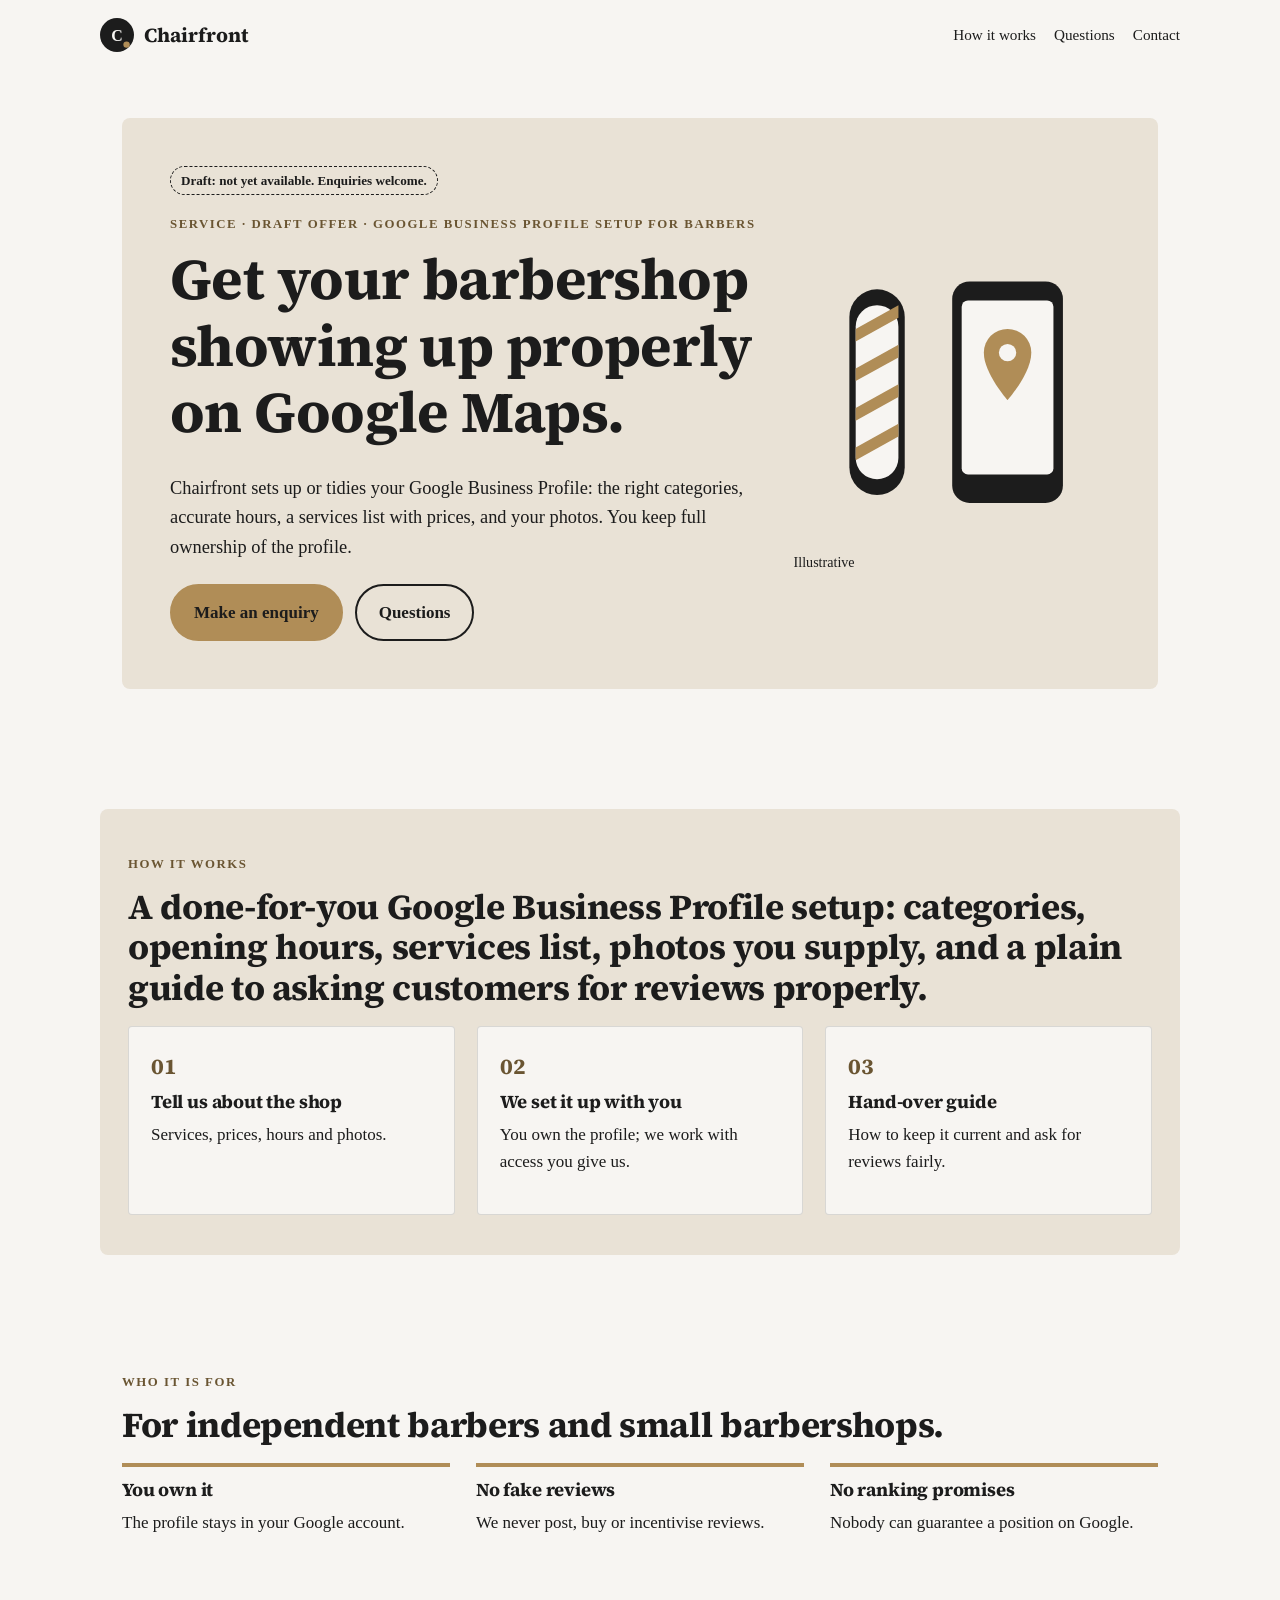
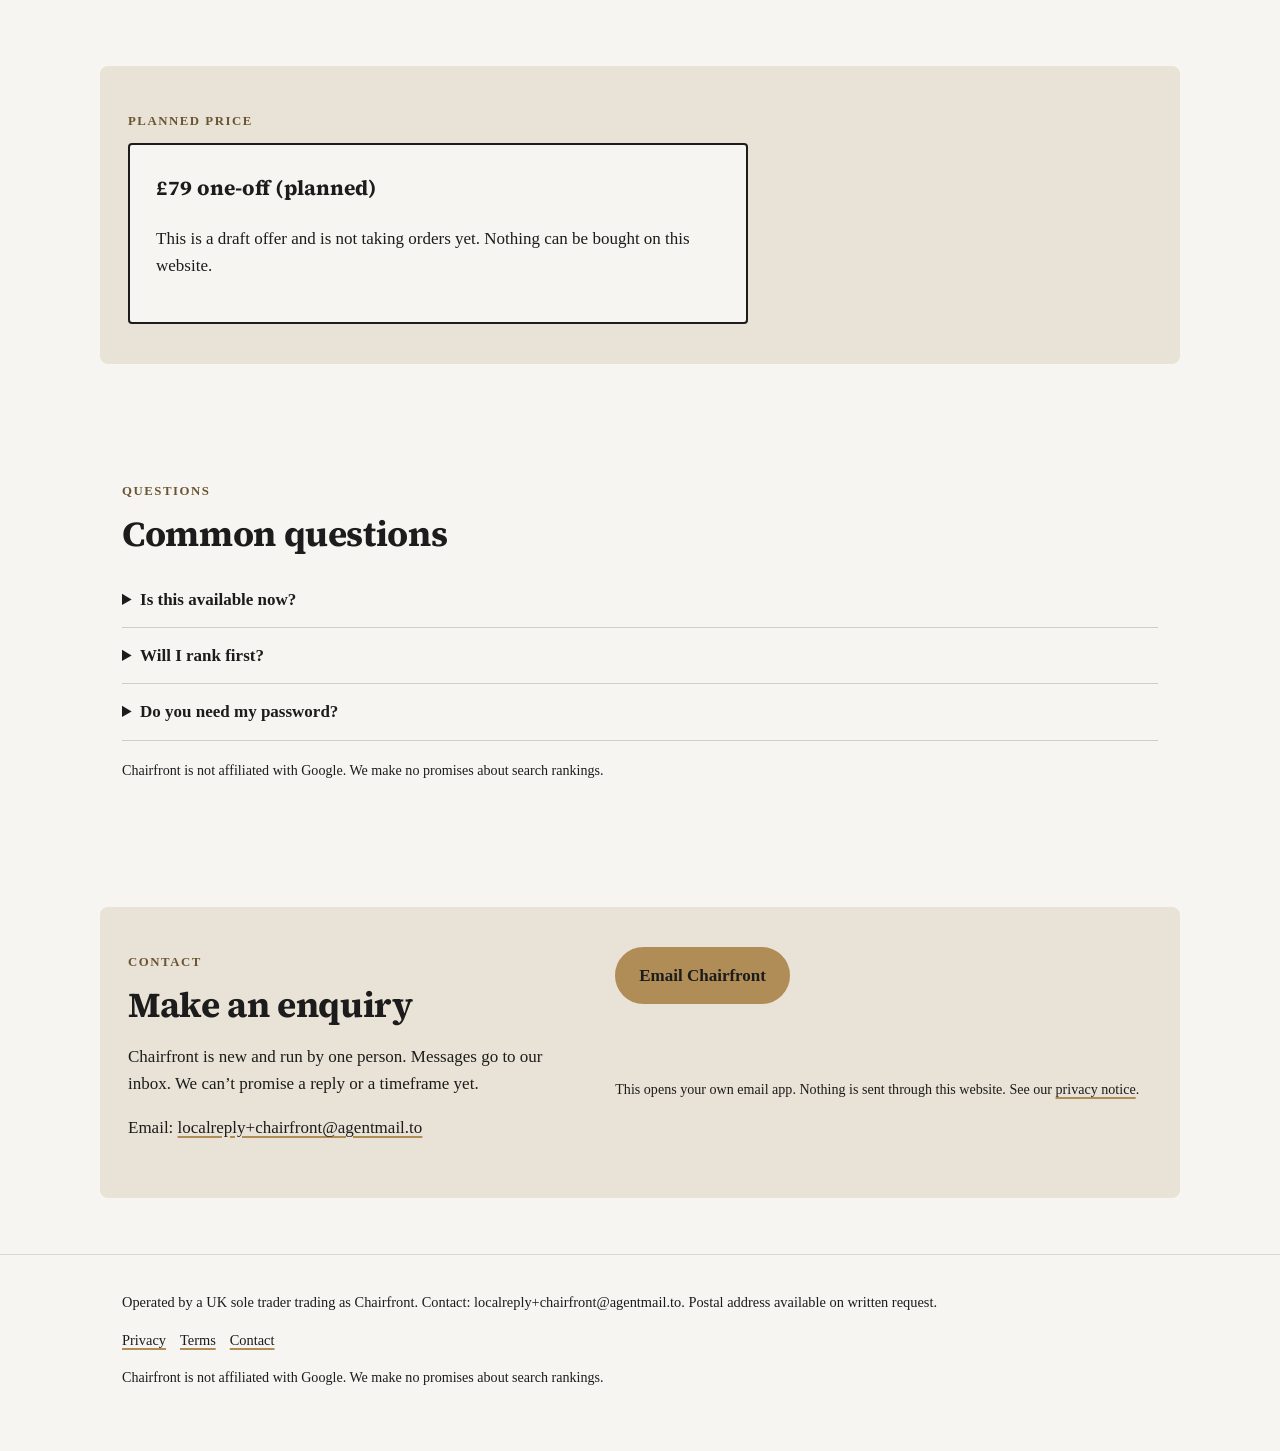
<file: index.html>
<!doctype html>
<html lang="en-GB">
<head>
<meta charset="utf-8">
<meta name="viewport" content="width=device-width, initial-scale=1">
<meta http-equiv="Content-Security-Policy" content="default-src 'self'; img-src 'self' data: https://localreplyloop.goatcounter.com; style-src 'self'; script-src 'self'; font-src 'self'; connect-src 'self'; form-action 'self'; base-uri 'self'; object-src 'none'">
<meta name="referrer" content="strict-origin-when-cross-origin">
<title>Chairfront: Get your barbershop showing up properly on Google Maps</title>
<meta name="description" content="A done-for-you Google Business Profile setup: categories, opening hours, services list, photos you supply, and a plain guide to asking customers for.">
<meta name="theme-color" content="#1C1C1C">
<meta property="og:type" content="website"><meta property="og:title" content="Chairfront: Get your barbershop showing up properly on Google Maps"><meta property="og:description" content="A done-for-you Google Business Profile setup: categories, opening hours, services list, photos you supply, and a plain guide to asking customers for.">
<meta property="og:image" content="https://evanturner557-del.github.io/chairfront/assets/og.png"><meta property="og:image:width" content="1200"><meta property="og:image:height" content="630">
<meta property="og:image:alt" content="Chairfront: Get your barbershop showing up properly on Google Maps."><meta property="og:site_name" content="Chairfront"><meta property="og:locale" content="en_GB">
<meta property="og:url" content="https://evanturner557-del.github.io/chairfront/"><meta name="twitter:card" content="summary_large_image">
<link rel="canonical" href="https://evanturner557-del.github.io/chairfront/">
<link rel="icon" href="assets/favicon.svg" type="image/svg+xml">
<link rel="stylesheet" href="assets/site.css">
<script src="assets/config.js"></script>
<script src="assets/analytics.js" defer></script>
<script src="_shared/kit.js" defer></script>
</head>
<body>
<a class="skip" href="#main">Skip to content</a>
<header><div class="wrap top"><a class="brand" href="./"><svg viewBox="0 0 64 64" aria-hidden="true" width="34" height="34"><circle cx="32" cy="32" r="32" fill="#1C1C1C"/><text x="32" y="43" text-anchor="middle" font-family="Georgia, serif" font-weight="700" font-size="30" fill="#F7F5F2">C</text><circle cx="50" cy="50" r="6" fill="#B08D57"/></svg>Chairfront</a><nav aria-label="Primary"><a href="#how">How it works</a><a href="#faq">Questions</a><a href="#contact">Contact</a></nav></div></header>
<main id="main">
<section class="hero"><div class="wrap"><div class="inner"><div><span class="draft">Draft: not yet available. Enquiries welcome.</span><br><span class="eyebrow">Service · draft offer · Google Business Profile setup for barbers</span><h1>Get your barbershop showing up properly on Google Maps.</h1><p class="lede">Chairfront sets up or tidies your Google Business Profile: the right categories, accurate hours, a services list with prices, and your photos. You keep full ownership of the profile.</p><div class="ctas"><a class="btn" href="#contact" data-cta="hero">Make an enquiry</a><a class="btn ghost" href="#faq" data-cta="hero-secondary">Questions</a></div></div><figure class="art"><svg viewBox="0 0 400 400" aria-hidden="true" focusable="false" class="motif"><rect x="70" y="70" width="70" height="260" rx="35" fill="#1C1C1C"/><rect x="78" y="90" width="54" height="220" rx="27" fill="#F7F5F2"/><path d="M78 120 l54 -30 v16 l-54 30z" fill="#B08D57"/><path d="M78 170 l54 -30 v16 l-54 30z" fill="#B08D57"/><path d="M78 220 l54 -30 v16 l-54 30z" fill="#B08D57"/><path d="M78 270 l54 -30 v16 l-54 30z" fill="#B08D57"/><rect x="200" y="60" width="140" height="280" rx="22" fill="#1C1C1C"/><rect x="212" y="84" width="116" height="220" rx="8" fill="#F7F5F2"/><path d="M270 120 a30 30 0 0 1 30 30 c0 26 -30 60 -30 60 s-30 -34 -30 -60 a30 30 0 0 1 30 -30z" fill="#B08D57"/><circle cx="270" cy="150" r="11" fill="#F7F5F2"/></svg><figcaption class="fine">Illustrative</figcaption></figure></div></div></section>
<section class="tint" id="how"><div class="wrap"><span class="eyebrow">How it works</span><h2>A done-for-you Google Business Profile setup: categories, opening hours, services list, photos you supply, and a plain guide to asking customers for reviews properly.</h2><div class="steps"><div class="step"><h3>Tell us about the shop</h3><p>Services, prices, hours and photos.</p></div><div class="step"><h3>We set it up with you</h3><p>You own the profile; we work with access you give us.</p></div><div class="step"><h3>Hand-over guide</h3><p>How to keep it current and ask for reviews fairly.</p></div></div></div></section>
<section><div class="wrap"><span class="eyebrow">Who it is for</span><h2>For independent barbers and small barbershops.</h2><div class="points"><div class="point"><h3>You own it</h3><p>The profile stays in your Google account.</p></div><div class="point"><h3>No fake reviews</h3><p>We never post, buy or incentivise reviews.</p></div><div class="point"><h3>No ranking promises</h3><p>Nobody can guarantee a position on Google.</p></div></div></div></section>
<section class="tint" id="price"><div class="wrap"><span class="eyebrow">Planned price</span><div class="pricebox"><p class="price">£79 one-off (planned)</p><p>This is a draft offer and is not taking orders yet. Nothing can be bought on this website.</p></div></div></section>
<section id="faq"><div class="wrap"><span class="eyebrow">Questions</span><h2>Common questions</h2><details><summary>Is this available now?</summary><p>It&#x27;s a draft offer. Enquiries are received, but we can’t promise a reply or a timeframe yet.</p></details><details><summary>Will I rank first?</summary><p>No one can promise that. We make the profile complete and accurate.</p></details><details><summary>Do you need my password?</summary><p>No. You add us as a manager and remove us when done.</p></details><p class="fine fine-gap">Chairfront is not affiliated with Google. We make no promises about search rankings.</p></div></section>
<section class="tint" id="contact"><div class="wrap contact-grid"><div><span class="eyebrow">Contact</span><h2>Make an enquiry</h2><p>Chairfront is new and run by one person. Messages go to our inbox. We can’t promise a reply or a timeframe yet.</p><p>Email: <a href="mailto:localreply+chairfront@agentmail.to">localreply+chairfront@agentmail.to</a></p></div><div class="form contact-mail"><p><a class="btn" href="mailto:localreply+chairfront@agentmail.to?subject=%5BChairfront%5D%20Enquiry" data-cta="enquire">Email Chairfront</a></p><p class="hint">This opens your own email app. Nothing is sent through this website. See our <a href="privacy.html">privacy notice</a>.</p></div></div></section>
</main><footer><div class="wrap"><p>Operated by a UK sole trader trading as Chairfront. Contact: localreply+chairfront@agentmail.to. Postal address available on written request.</p>
<p><a href="privacy.html">Privacy</a><a href="terms.html">Terms</a><a href="./#contact">Contact</a></p>
<p class="fine">Chairfront is not affiliated with Google. We make no promises about search rankings.</p></div></footer>
</body></html>
</file>
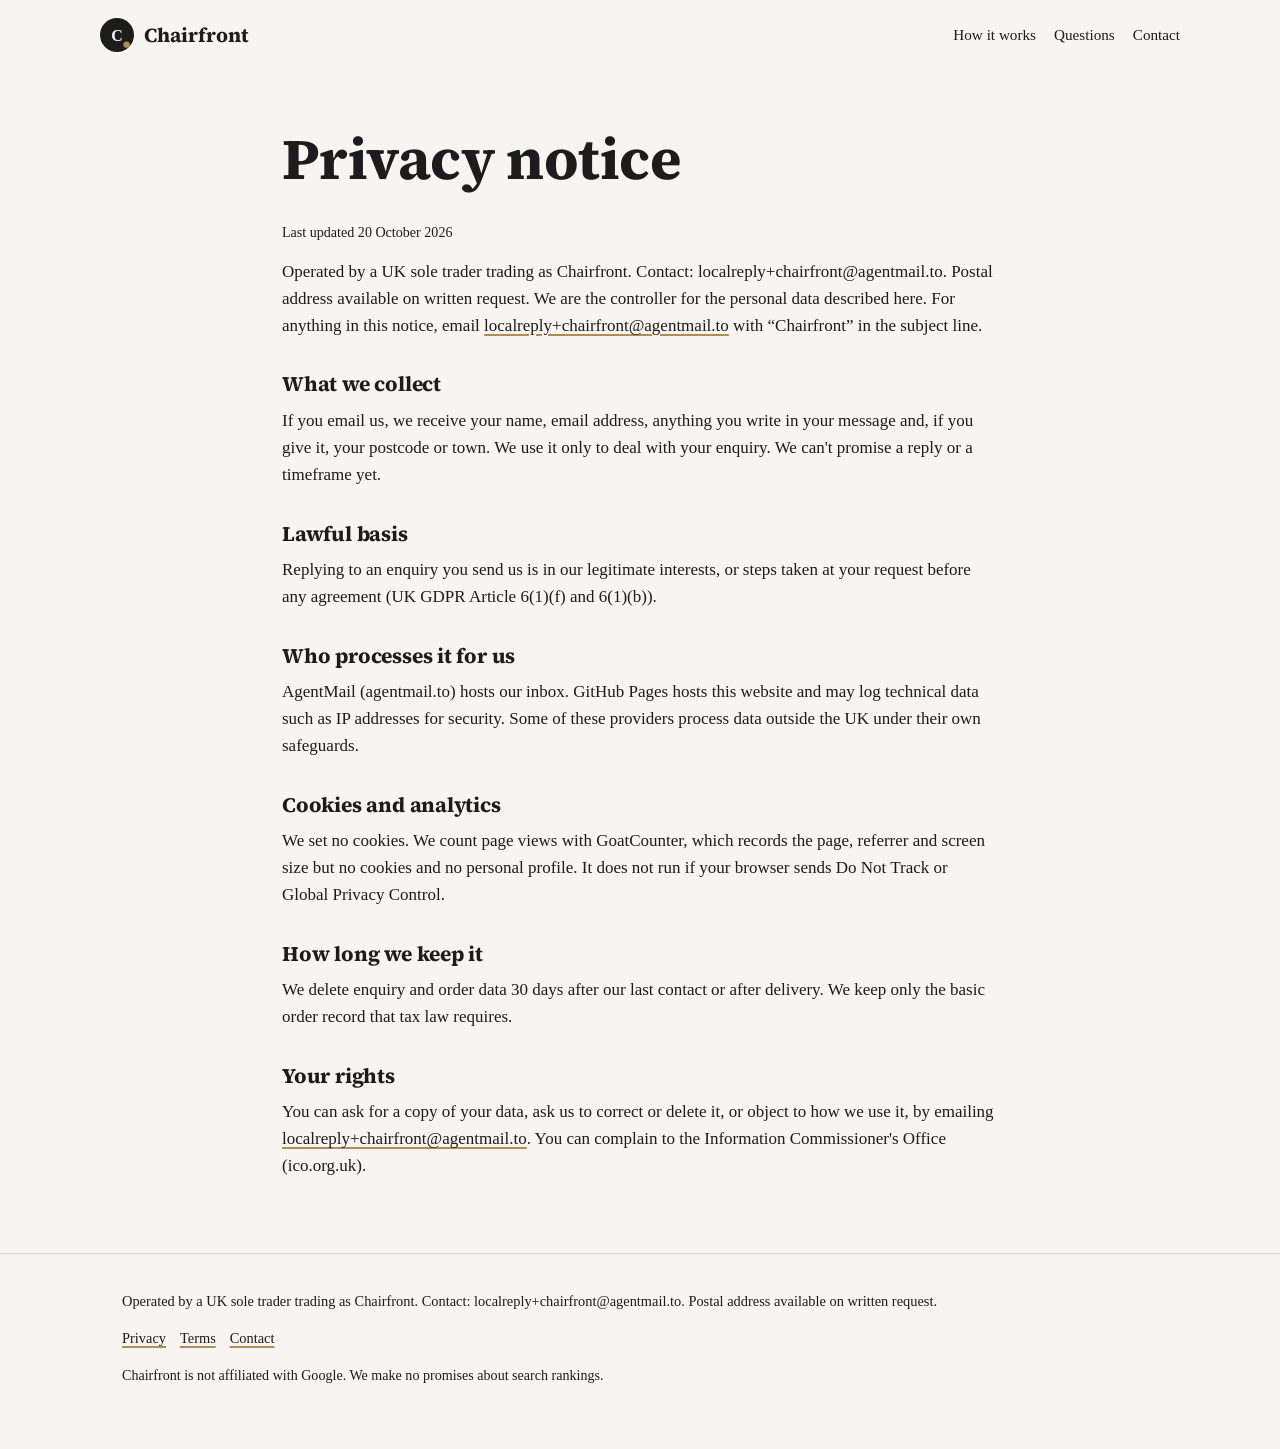
<file: privacy.html>
<!doctype html>
<html lang="en-GB">
<head>
<meta charset="utf-8">
<meta name="viewport" content="width=device-width, initial-scale=1">
<meta http-equiv="Content-Security-Policy" content="default-src 'self'; img-src 'self' data: https://localreplyloop.goatcounter.com; style-src 'self'; script-src 'self'; font-src 'self'; connect-src 'self'; form-action 'self'; base-uri 'self'; object-src 'none'">
<meta name="referrer" content="strict-origin-when-cross-origin">
<title>Privacy notice | Chairfront</title>
<meta name="description" content="Privacy notice for Chairfront.">
<meta name="theme-color" content="#1C1C1C">
<meta property="og:type" content="website"><meta property="og:title" content="Privacy notice | Chairfront"><meta property="og:description" content="Privacy notice for Chairfront.">
<meta property="og:image" content="https://evanturner557-del.github.io/chairfront/assets/og.png"><meta property="og:image:width" content="1200"><meta property="og:image:height" content="630">
<meta property="og:image:alt" content="Chairfront: Get your barbershop showing up properly on Google Maps."><meta property="og:site_name" content="Chairfront"><meta property="og:locale" content="en_GB">
<meta property="og:url" content="https://evanturner557-del.github.io/chairfront/privacy.html"><meta name="twitter:card" content="summary_large_image">
<link rel="canonical" href="https://evanturner557-del.github.io/chairfront/privacy.html">
<link rel="icon" href="assets/favicon.svg" type="image/svg+xml">
<link rel="stylesheet" href="assets/site.css">
<script src="assets/config.js"></script>
<script src="assets/analytics.js" defer></script>
<script src="_shared/kit.js" defer></script>
</head>
<body>
<a class="skip" href="#main">Skip to content</a>
<header><div class="wrap top"><a class="brand" href="./"><svg viewBox="0 0 64 64" aria-hidden="true" width="34" height="34"><circle cx="32" cy="32" r="32" fill="#1C1C1C"/><text x="32" y="43" text-anchor="middle" font-family="Georgia, serif" font-weight="700" font-size="30" fill="#F7F5F2">C</text><circle cx="50" cy="50" r="6" fill="#B08D57"/></svg>Chairfront</a><nav aria-label="Primary"><a href="#how">How it works</a><a href="#faq">Questions</a><a href="#contact">Contact</a></nav></div></header><main id="main"><section><div class="wrap legal"><h1>Privacy notice</h1><p class="fine">Last updated 20 October 2026</p>
<p><span>Operated by a UK sole trader trading as Chairfront. Contact: localreply+chairfront@agentmail.to. Postal address available on written request.</span> We are the controller for the personal data described here. For anything in this notice, email <a href="mailto:localreply+chairfront@agentmail.to">localreply+chairfront@agentmail.to</a> with “Chairfront” in the subject line.</p>
<h2>What we collect</h2><p>If you email us, we receive your name, email address, anything you write in your message and, if you give it, your postcode or town. We use it only to deal with your enquiry. We can&#x27;t promise a reply or a timeframe yet.</p>
<h2>Lawful basis</h2><p>Replying to an enquiry you send us is in our legitimate interests, or steps taken at your request before any agreement (UK GDPR Article 6(1)(f) and 6(1)(b)).</p>
<h2>Who processes it for us</h2><p>AgentMail (agentmail.to) hosts our inbox. GitHub Pages hosts this website and may log technical data such as IP addresses for security. Some of these providers process data outside the UK under their own safeguards.</p>
<h2>Cookies and analytics</h2><p>We set no cookies. We count page views with GoatCounter, which records the page, referrer and screen size but no cookies and no personal profile. It does not run if your browser sends Do Not Track or Global Privacy Control.</p>
<h2>How long we keep it</h2><p>We delete enquiry and order data 30 days after our last contact or after delivery. We keep only the basic order record that tax law requires.</p>
<h2>Your rights</h2><p>You can ask for a copy of your data, ask us to correct or delete it, or object to how we use it, by emailing <a href="mailto:localreply+chairfront@agentmail.to">localreply+chairfront@agentmail.to</a>. You can complain to the Information Commissioner's Office (ico.org.uk).</p></div></section></main><footer><div class="wrap"><p>Operated by a UK sole trader trading as Chairfront. Contact: localreply+chairfront@agentmail.to. Postal address available on written request.</p>
<p><a href="privacy.html">Privacy</a><a href="terms.html">Terms</a><a href="./#contact">Contact</a></p>
<p class="fine">Chairfront is not affiliated with Google. We make no promises about search rankings.</p></div></footer>
</body></html>
</file>
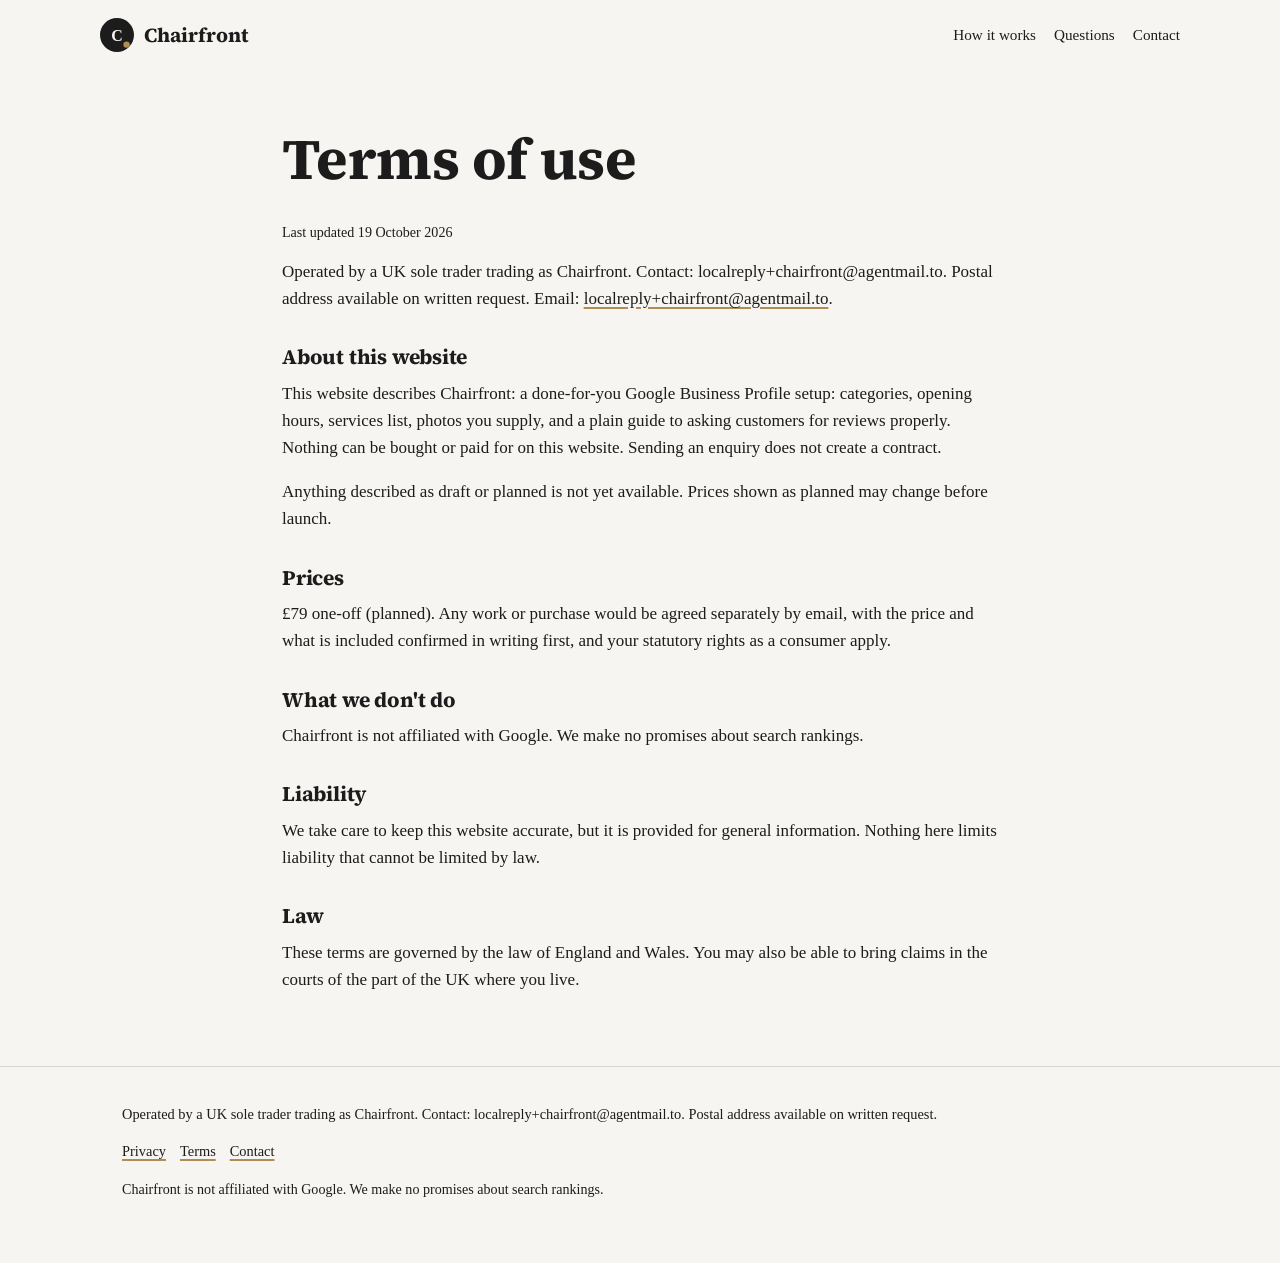
<file: terms.html>
<!doctype html>
<html lang="en-GB">
<head>
<meta charset="utf-8">
<meta name="viewport" content="width=device-width, initial-scale=1">
<meta http-equiv="Content-Security-Policy" content="default-src 'self'; img-src 'self' data: https://localreplyloop.goatcounter.com; style-src 'self'; script-src 'self'; font-src 'self'; connect-src 'self'; form-action 'self'; base-uri 'self'; object-src 'none'">
<meta name="referrer" content="strict-origin-when-cross-origin">
<title>Terms of use | Chairfront</title>
<meta name="description" content="Terms of use for Chairfront.">
<meta name="theme-color" content="#1C1C1C">
<meta property="og:type" content="website"><meta property="og:title" content="Terms of use | Chairfront"><meta property="og:description" content="Terms of use for Chairfront.">
<meta property="og:image" content="https://evanturner557-del.github.io/chairfront/assets/og.png"><meta property="og:image:width" content="1200"><meta property="og:image:height" content="630">
<meta property="og:image:alt" content="Chairfront: Get your barbershop showing up properly on Google Maps."><meta property="og:site_name" content="Chairfront"><meta property="og:locale" content="en_GB">
<meta property="og:url" content="https://evanturner557-del.github.io/chairfront/terms.html"><meta name="twitter:card" content="summary_large_image">
<link rel="canonical" href="https://evanturner557-del.github.io/chairfront/terms.html">
<link rel="icon" href="assets/favicon.svg" type="image/svg+xml">
<link rel="stylesheet" href="assets/site.css">
<script src="assets/config.js"></script>
<script src="assets/analytics.js" defer></script>
<script src="_shared/kit.js" defer></script>
</head>
<body>
<a class="skip" href="#main">Skip to content</a>
<header><div class="wrap top"><a class="brand" href="./"><svg viewBox="0 0 64 64" aria-hidden="true" width="34" height="34"><circle cx="32" cy="32" r="32" fill="#1C1C1C"/><text x="32" y="43" text-anchor="middle" font-family="Georgia, serif" font-weight="700" font-size="30" fill="#F7F5F2">C</text><circle cx="50" cy="50" r="6" fill="#B08D57"/></svg>Chairfront</a><nav aria-label="Primary"><a href="#how">How it works</a><a href="#faq">Questions</a><a href="#contact">Contact</a></nav></div></header><main id="main"><section><div class="wrap legal"><h1>Terms of use</h1><p class="fine">Last updated 19 October 2026</p>
<p><span>Operated by a UK sole trader trading as Chairfront. Contact: localreply+chairfront@agentmail.to. Postal address available on written request.</span> Email: <a href="mailto:localreply+chairfront@agentmail.to">localreply+chairfront@agentmail.to</a>.</p>
<h2>About this website</h2><p>This website describes Chairfront: a done-for-you Google Business Profile setup: categories, opening hours, services list, photos you supply, and a plain guide to asking customers for reviews properly. Nothing can be bought or paid for on this website. Sending an enquiry does not create a contract.</p><p>Anything described as draft or planned is not yet available. Prices shown as planned may change before launch.</p>
<h2>Prices</h2><p>£79 one-off (planned). Any work or purchase would be agreed separately by email, with the price and what is included confirmed  in writing first, and your statutory rights as a consumer apply.</p>
<h2>What we don't do</h2><p>Chairfront is not affiliated with Google. We make no promises about search rankings.</p>
<h2>Liability</h2><p>We take care to keep this website accurate, but it is provided for general information. Nothing here limits liability that cannot be limited by law.</p>
<h2>Law</h2><p>These terms are governed by the law of England and Wales. You may also be able to bring claims in the courts of the part of the UK where you live.</p></div></section></main><footer><div class="wrap"><p>Operated by a UK sole trader trading as Chairfront. Contact: localreply+chairfront@agentmail.to. Postal address available on written request.</p>
<p><a href="privacy.html">Privacy</a><a href="terms.html">Terms</a><a href="./#contact">Contact</a></p>
<p class="fine">Chairfront is not affiliated with Google. We make no promises about search rankings.</p></div></footer>
</body></html>
</file>
<file: assets/site.css>
@font-face{font-family:'Source Serif 4';font-weight:600;font-style:normal;font-display:swap;src:url(fonts/source-serif-4-latin-600-normal.woff2) format('woff2')}
@font-face{font-family:'Source Serif 4';font-weight:700;font-style:normal;font-display:swap;src:url(fonts/source-serif-4-latin-700-normal.woff2) format('woff2')}
:root{--ink:#1C1C1C;--paper:#F7F5F2;--acc:#B08D57;--acc-text:#6A5532;--on-acc:#1C1C1C;--acc-btn:#B08D57;--soft:#E9E2D6;--on-ink:#F7F5F2;--r:4px;--br:999px;--head:'Source Serif 4', Georgia, serif;--body:Georgia, serif}
*,*::before,*::after{box-sizing:border-box}html{scroll-behavior:smooth}@media (prefers-reduced-motion:reduce){html{scroll-behavior:auto}*{transition:none!important}}
body{margin:0;font-family:var(--body);color:var(--ink);background:var(--paper);line-height:1.6;font-size:17px;-webkit-font-smoothing:antialiased}
h1,h2,h3{font-family:var(--head);line-height:1.15;margin:0 0 .5em;letter-spacing:-.01em}h1{font-size:clamp(2.1rem,5vw,3.6rem)}h2{font-size:clamp(1.5rem,3vw,2.2rem)}h3{font-size:1.15rem}
p{margin:0 0 1em}a{color:var(--ink);text-decoration-color:var(--acc);text-underline-offset:3px;text-decoration-thickness:2px}
.wrap{max-width:1080px;margin:0 auto;padding:0 22px}.skip{position:absolute;left:-999px}.skip:focus{left:12px;top:12px;background:var(--ink);color:var(--on-ink);padding:8px 12px;z-index:9}
:focus-visible{outline:3px solid var(--acc);outline-offset:2px}
.top{display:flex;align-items:center;justify-content:space-between;padding:18px 0;gap:16px}.brand{display:flex;align-items:center;gap:10px;font-family:var(--head);font-weight:700;font-size:1.25rem;text-decoration:none}
.top nav a{margin-left:18px;font-size:.95rem;text-decoration:none}.top nav a:hover{text-decoration:underline}
.btn{display:inline-block;background:var(--acc-btn);color:var(--on-acc);padding:13px 22px;border-radius:var(--br);font-weight:600;text-decoration:none;border:2px solid var(--acc-btn);cursor:pointer;font:inherit;font-weight:600}
.btn:hover{filter:none;box-shadow:inset 0 0 0 2px currentColor}.btn.ghost{background:transparent;color:var(--ink);border-color:var(--ink)}
.eyebrow{display:inline-block;font-size:.8rem;letter-spacing:.12em;text-transform:uppercase;font-weight:600;color:var(--acc-text);margin-bottom:12px}
.hero{padding:48px 0 64px}.hero .lede{font-size:1.15rem;max-width:40em}.ctas{display:flex;gap:12px;flex-wrap:wrap;margin-top:22px}
.motif{width:100%;height:auto;max-width:420px;display:block}.art{margin:0}
.draft{display:inline-block;background:var(--soft);border:1px dashed var(--ink);padding:3px 10px;border-radius:999px;font-size:.82rem;font-weight:600;margin-bottom:14px}
section{padding:56px 0}.tint{background:var(--soft)}
.steps{display:grid;grid-template-columns:repeat(auto-fit,minmax(220px,1fr));gap:22px;counter-reset:s}
.step{padding:22px;border-radius:var(--r);background:var(--paper);border:1px solid color-mix(in srgb,var(--ink) 14%,transparent)}
.step::before{counter-increment:s;content:"0" counter(s);font-family:var(--head);font-weight:700;color:var(--acc-text);display:block;font-size:1.4rem;margin-bottom:6px}
.points{display:grid;grid-template-columns:repeat(auto-fit,minmax(240px,1fr));gap:26px}.point h3{border-top:4px solid var(--acc);padding-top:12px}
.price{font-family:var(--head);font-size:1.3rem;font-weight:700}.pricebox{border:2px solid var(--ink);border-radius:var(--r);padding:26px;max-width:620px;background:var(--paper)}
details{border-bottom:1px solid color-mix(in srgb,var(--ink) 18%,transparent);padding:14px 0}summary{cursor:pointer;font-weight:600}details p{margin-top:10px}
.form{display:grid;gap:14px;max-width:620px}.form label{font-weight:600;font-size:.95rem;display:block;margin-bottom:4px}
.form input,.form textarea,.form select{width:100%;padding:12px;border:1.5px solid color-mix(in srgb,var(--ink) 40%,transparent);border-radius:calc(var(--r)/2);font:inherit;background:#fff;color:#111}
.form textarea{min-height:120px}.hint,.fine{font-size:.88rem}.form-status{font-weight:600}
.contact-grid{display:grid;grid-template-columns:1fr 1.2fr;gap:40px}@media(max-width:800px){.contact-grid{grid-template-columns:1fr}.top nav a:not([href="#contact"]){display:none}.top nav a{margin-left:0;padding:10px 0;font-weight:600}}
footer{padding:36px 0 48px;font-size:.9rem;border-top:1px solid color-mix(in srgb,var(--ink) 15%,transparent)}footer a{margin-right:14px}
.tool{background:var(--paper);border:2px solid var(--ink);border-radius:var(--r);padding:26px;max-width:640px}.tool .row{display:grid;grid-template-columns:1fr 140px;gap:12px;align-items:center;margin-bottom:10px}
.tool input[type=number]{padding:10px;border:1.5px solid var(--ink);border-radius:8px;font:inherit;width:100%}.result{margin-top:16px;padding:16px;background:var(--soft);border-radius:calc(var(--r)/2);min-height:3em}
.check h3{margin-top:18px}.check label{display:flex;gap:10px;align-items:flex-start;padding:6px 0}.check input{width:20px;height:20px;accent-color:var(--acc)}
.legal{max-width:760px}.legal h2{font-size:1.3rem;margin-top:1.6em}
.hero .wrap>.inner{background:var(--soft);border-radius:calc(var(--r)*2);padding:48px;display:grid;grid-template-columns:1.3fr .7fr;gap:36px;align-items:center}@media(max-width:800px){.hero .wrap>.inner{grid-template-columns:1fr;padding:28px}}.tint{background:transparent}.tint .wrap{background:var(--soft);border-radius:calc(var(--r)*2);padding:40px 28px}

.fine.fine-gap{margin-top:18px}
</file>
